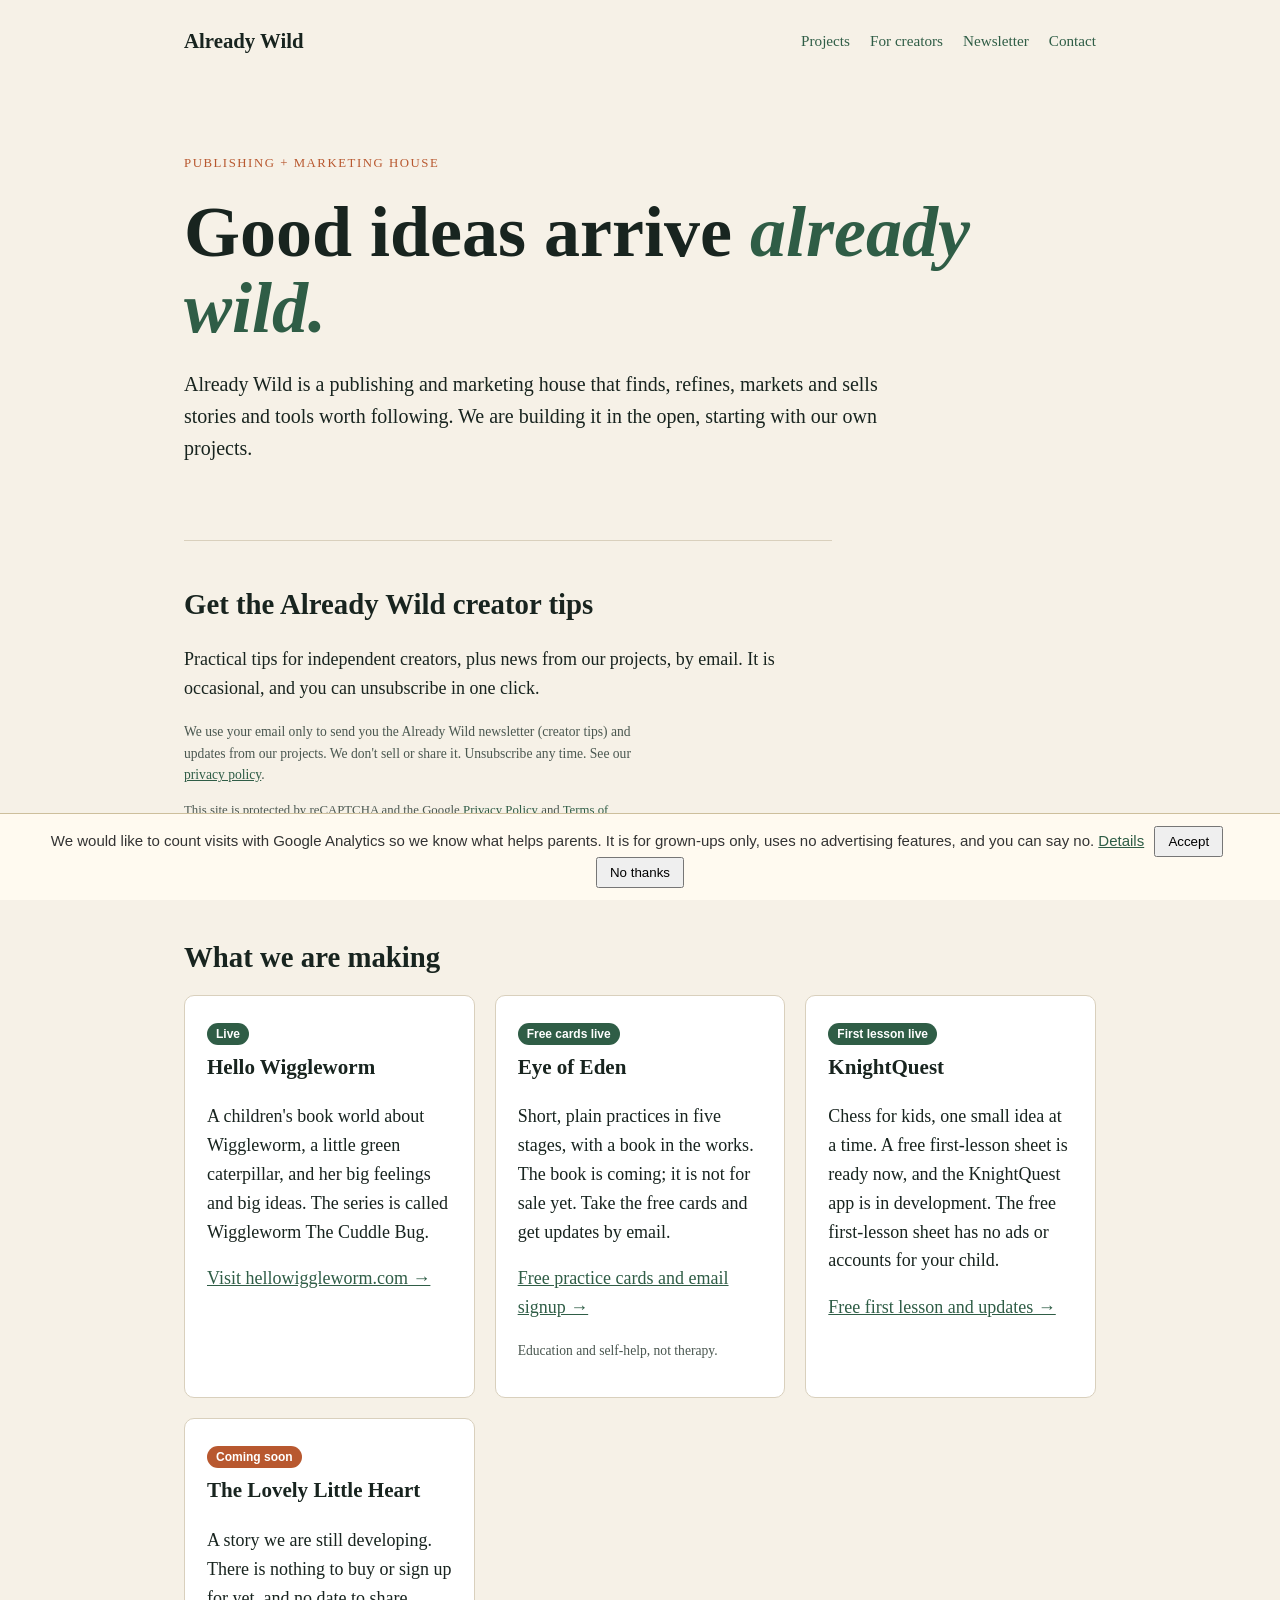
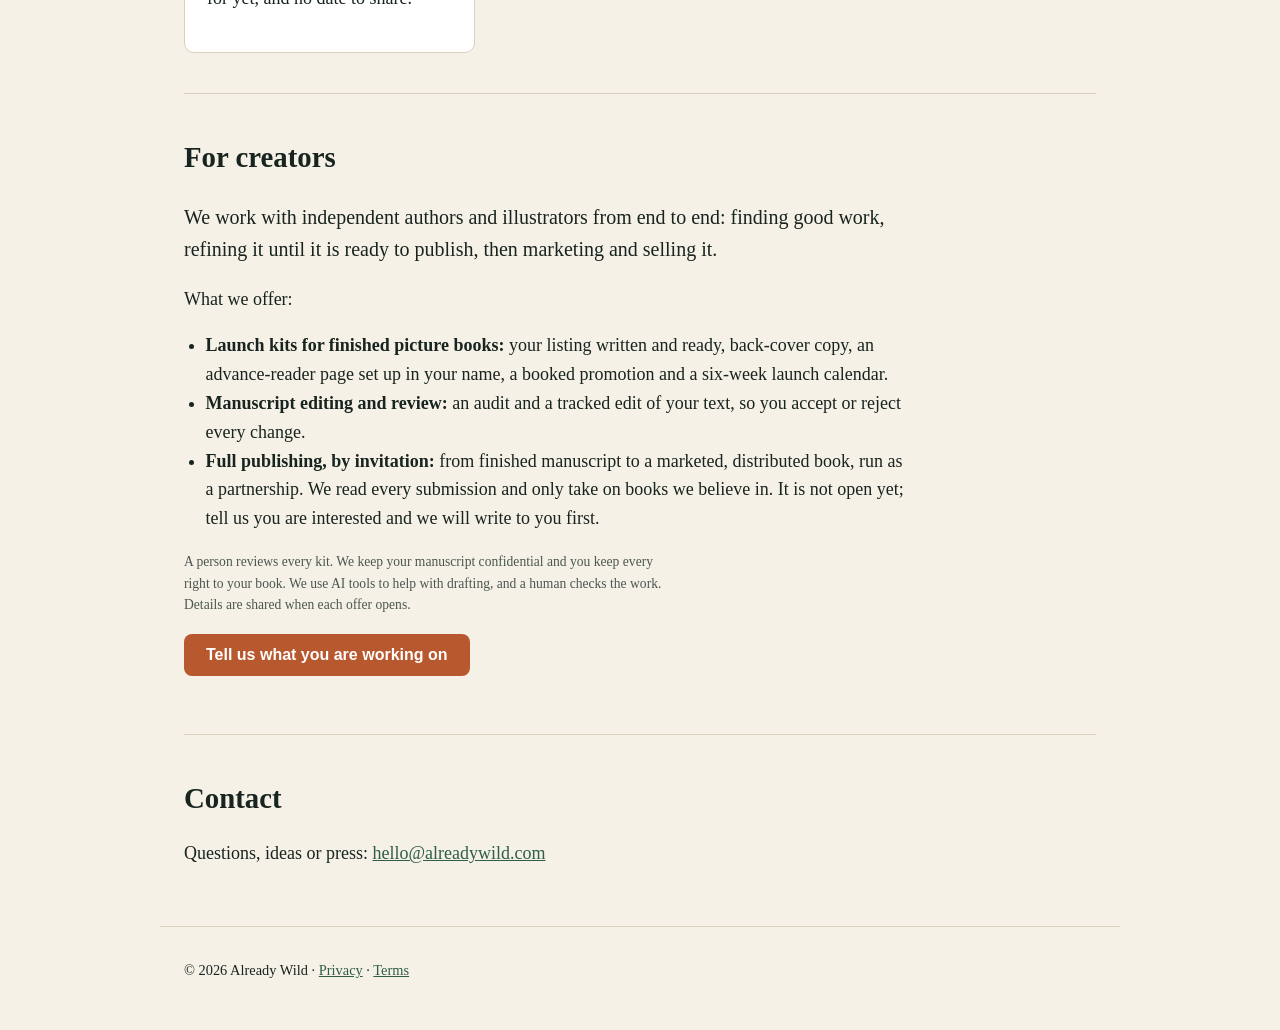
<file: index.html>
<!doctype html>
<html lang="en"><head><meta charset="utf-8"><meta name="viewport" content="width=device-width,initial-scale=1">
<title>Already Wild: a publishing and marketing house</title>
<meta name="description" content="Already Wild is a publishing and marketing house. See what we are making: Wiggleworm, Eye of Eden, KnightQuest and The Lovely Little Heart.">
<!-- Victor words: /srv/studio/projects/writing-workspace/source/conversations/2026-11-20-q0300-alreadywild-site-words.md -->
<link rel="stylesheet" href="styles.css"></head><body>
<header><a class="brand" href="/">Already Wild</a><nav><a href="#projects">Projects</a><a href="#creators">For creators</a><a href="#newsletter">Newsletter</a><a href="#contact">Contact</a></nav></header>
<main>
<section class="hero" style="border:0"><p class="eyebrow">Publishing + marketing house</p>
<h1>Good ideas arrive <em>already wild.</em></h1>
<p class="lead">Already Wild is a publishing and marketing house that finds, refines, markets and sells stories and tools worth following. We are building it in the open, starting with our own projects.</p></section>
<section class="signup" id="newsletter">
<h2>Get the Already Wild creator tips</h2>
<p>Practical tips for independent creators, plus news from our projects, by email. It is occasional, and you can unsubscribe in one click.</p>
<script async src="https://eocampaign1.com/form/3a1c30fe-e52e-11f1-99a8-7330f5b4792b.js" data-form="3a1c30fe-e52e-11f1-99a8-7330f5b4792b"></script>
<p class="small">We use your email only to send you the Already Wild newsletter (creator tips) and updates from our projects. We don't sell or share it. Unsubscribe any time. See our <a href="/privacy/">privacy policy</a>.</p>
<p class="notice">This site is protected by reCAPTCHA and the Google <a href="https://policies.google.com/privacy">Privacy Policy</a> and <a href="https://policies.google.com/terms">Terms of Service</a> apply.</p>
</section>
<section id="projects"><h2>What we are making</h2>
<div class="cards">
<div class="card"><span class="tag">Live</span><h3>Hello Wiggleworm</h3>
<p>A children's book world about Wiggleworm, a little green caterpillar, and her big feelings and big ideas. The series is called Wiggleworm The Cuddle Bug.</p>
<p><a href="https://hellowiggleworm.com">Visit hellowiggleworm.com &rarr;</a></p></div>
<div class="card"><span class="tag">Free cards live</span><h3>Eye of Eden</h3>
<p>Short, plain practices in five stages, with a book in the works. The book is coming; it is not for sale yet. Take the free cards and get updates by email.</p>
<p><a href="/eye-of-eden/">Free practice cards and email signup &rarr;</a></p>
<p class="small">Education and self-help, not therapy.</p></div>
<div class="card"><span class="tag">First lesson live</span><h3>KnightQuest</h3>
<p>Chess for kids, one small idea at a time. A free first-lesson sheet is ready now, and the KnightQuest app is in development. The free first-lesson sheet has no ads or accounts for your child.</p>
<p><a href="/knightquest/">Free first lesson and updates &rarr;</a></p></div>
<div class="card"><span class="tag soon">Coming soon</span><h3>The Lovely Little Heart</h3>
<p>A story we are still developing. There is nothing to buy or sign up for yet, and no date to share.</p></div>
</div></section>
<section id="creators"><h2>For creators</h2>
<p class="lead">We work with independent authors and illustrators from end to end: finding good work, refining it until it is ready to publish, then marketing and selling it.</p>
<p>What we offer:</p>
<ul class="list">
<li><strong>Launch kits for finished picture books:</strong> your listing written and ready, back-cover copy, an advance-reader page set up in your name, a booked promotion and a six-week launch calendar.</li>
<li><strong>Manuscript editing and review:</strong> an audit and a tracked edit of your text, so you accept or reject every change.</li>
<li><strong>Full publishing, by invitation:</strong> from finished manuscript to a marketed, distributed book, run as a partnership. We read every submission and only take on books we believe in. It is not open yet; tell us you are interested and we will write to you first.</li>
</ul>
<p class="small">A person reviews every kit. We keep your manuscript confidential and you keep every right to your book. We use AI tools to help with drafting, and a human checks the work. Details are shared when each offer opens.</p>
<p><a class="btn" href="mailto:hello@alreadywild.com?subject=Already%20Wild%20creator%20interest">Tell us what you are working on</a></p></section>
<section id="contact"><h2>Contact</h2><p>Questions, ideas or press: <a href="mailto:hello@alreadywild.com">hello@alreadywild.com</a></p></section>
</main>
<footer>&copy; 2026 Already Wild · <a href="/privacy/">Privacy</a> · <a href="/terms/">Terms</a></footer>
<script src="assets/analytics.js" defer></script></body></html>
</file>
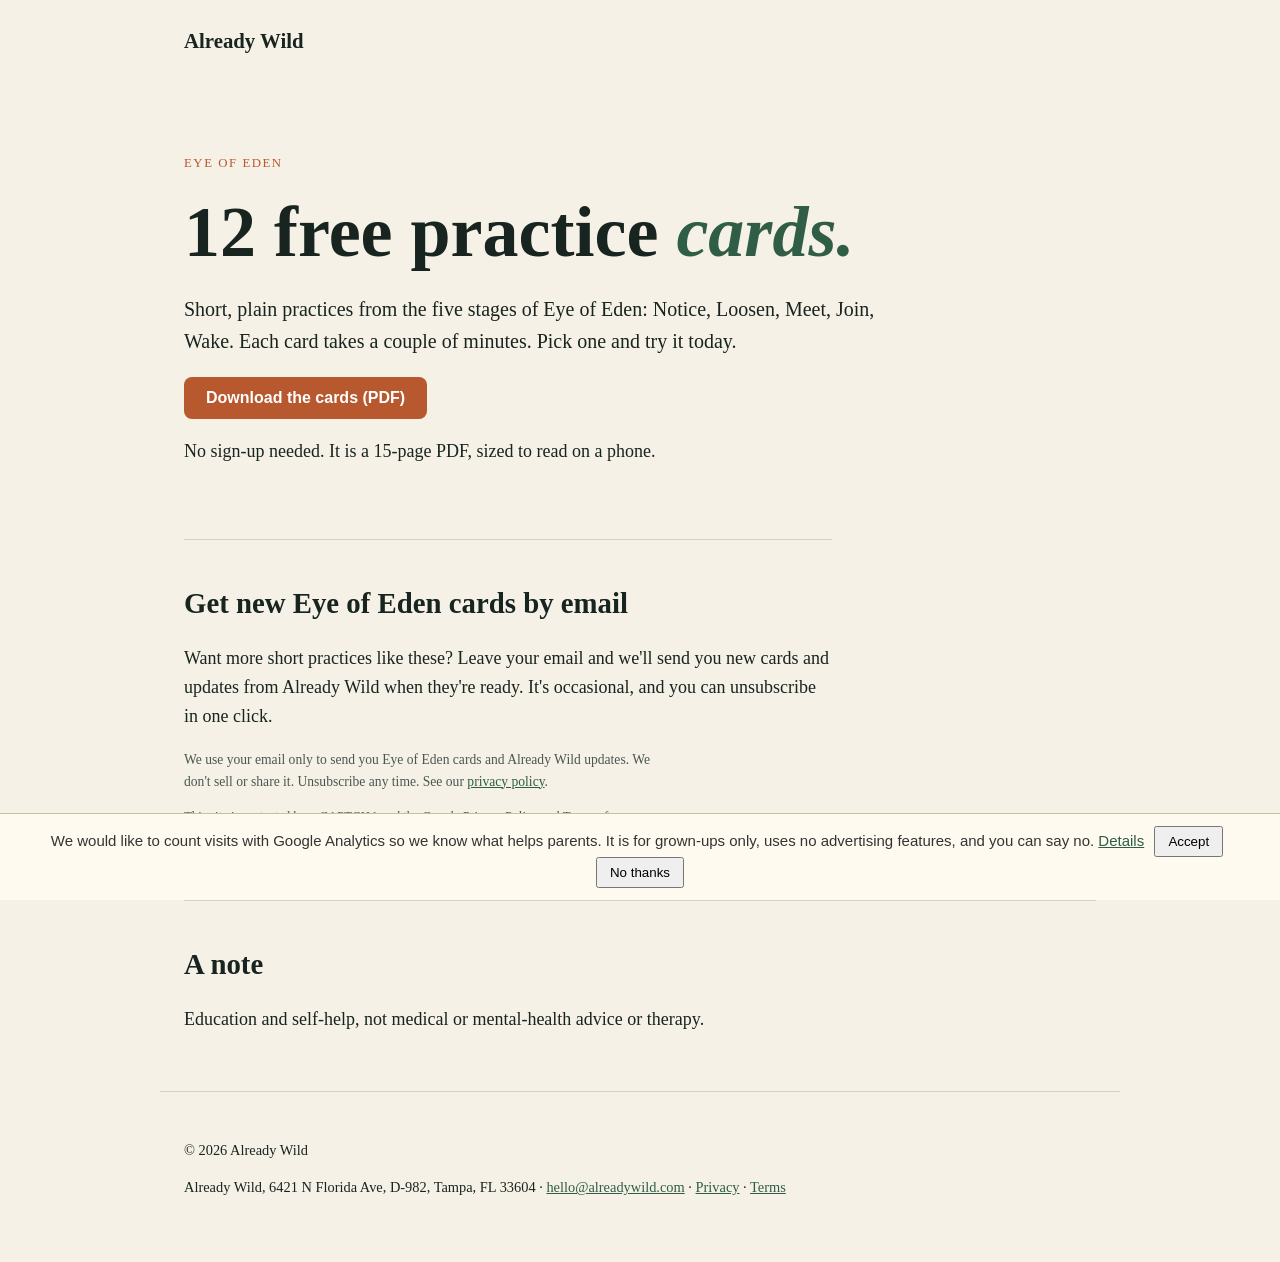
<file: eye-of-eden/index.html>
<!doctype html>
<html lang="en"><head><meta charset="utf-8"><meta name="viewport" content="width=device-width,initial-scale=1">
<title>Eye of Eden: 12 free practice cards</title>
<meta name="description" content="Twelve short, plain practices from Eye of Eden. Free to download.">
<link rel="stylesheet" href="../styles.css"></head><body>
<header><a class="brand" href="/">Already Wild</a></header>
<main>
<section class="hero" style="border:0"><p class="eyebrow">Eye of Eden</p>
<h1>12 free practice <em>cards.</em></h1>
<p class="lead">Short, plain practices from the five stages of Eye of Eden: Notice, Loosen, Meet, Join, Wake. Each card takes a couple of minutes. Pick one and try it today.</p>
<p><a class="btn" href="eye-of-eden-starter-cards.pdf" download>Download the cards (PDF)</a></p>
<p>No sign-up needed. It is a 15-page PDF, sized to read on a phone.</p></section>
<section class="signup" id="signup">
<h2>Get new Eye of Eden cards by email</h2>
<p>Want more short practices like these? Leave your email and we'll send you new cards and updates from Already Wild when they're ready. It's occasional, and you can unsubscribe in one click.</p>
<script async src="https://eocampaign1.com/form/b5c3e752-e4ec-11f1-8361-31d9d2cb969d.js" data-form="b5c3e752-e4ec-11f1-8361-31d9d2cb969d"></script>
<p class="small">We use your email only to send you Eye of Eden cards and Already Wild updates. We don't sell or share it. Unsubscribe any time. See our <a href="/privacy/">privacy policy</a>.</p>
<p class="notice">This site is protected by reCAPTCHA and the Google <a href="https://policies.google.com/privacy">Privacy Policy</a> and <a href="https://policies.google.com/terms">Terms of Service</a> apply.</p>
</section>
<section><h2>A note</h2>
<p>Education and self-help, not medical or mental-health advice or therapy.</p></section>
</main>
<footer><p>© 2026 Already Wild <!-- unconfirmed: existing v02 footer line, unchanged by Q-0292 --></p><p>Already Wild, 6421 N Florida Ave, D-982, Tampa, FL 33604 · <a href="mailto:hello@alreadywild.com">hello@alreadywild.com</a> · <a href="/privacy/">Privacy</a> · <a href="/terms/">Terms</a></p></footer>
<script src="../assets/analytics.js" defer></script></body></html>
</file>
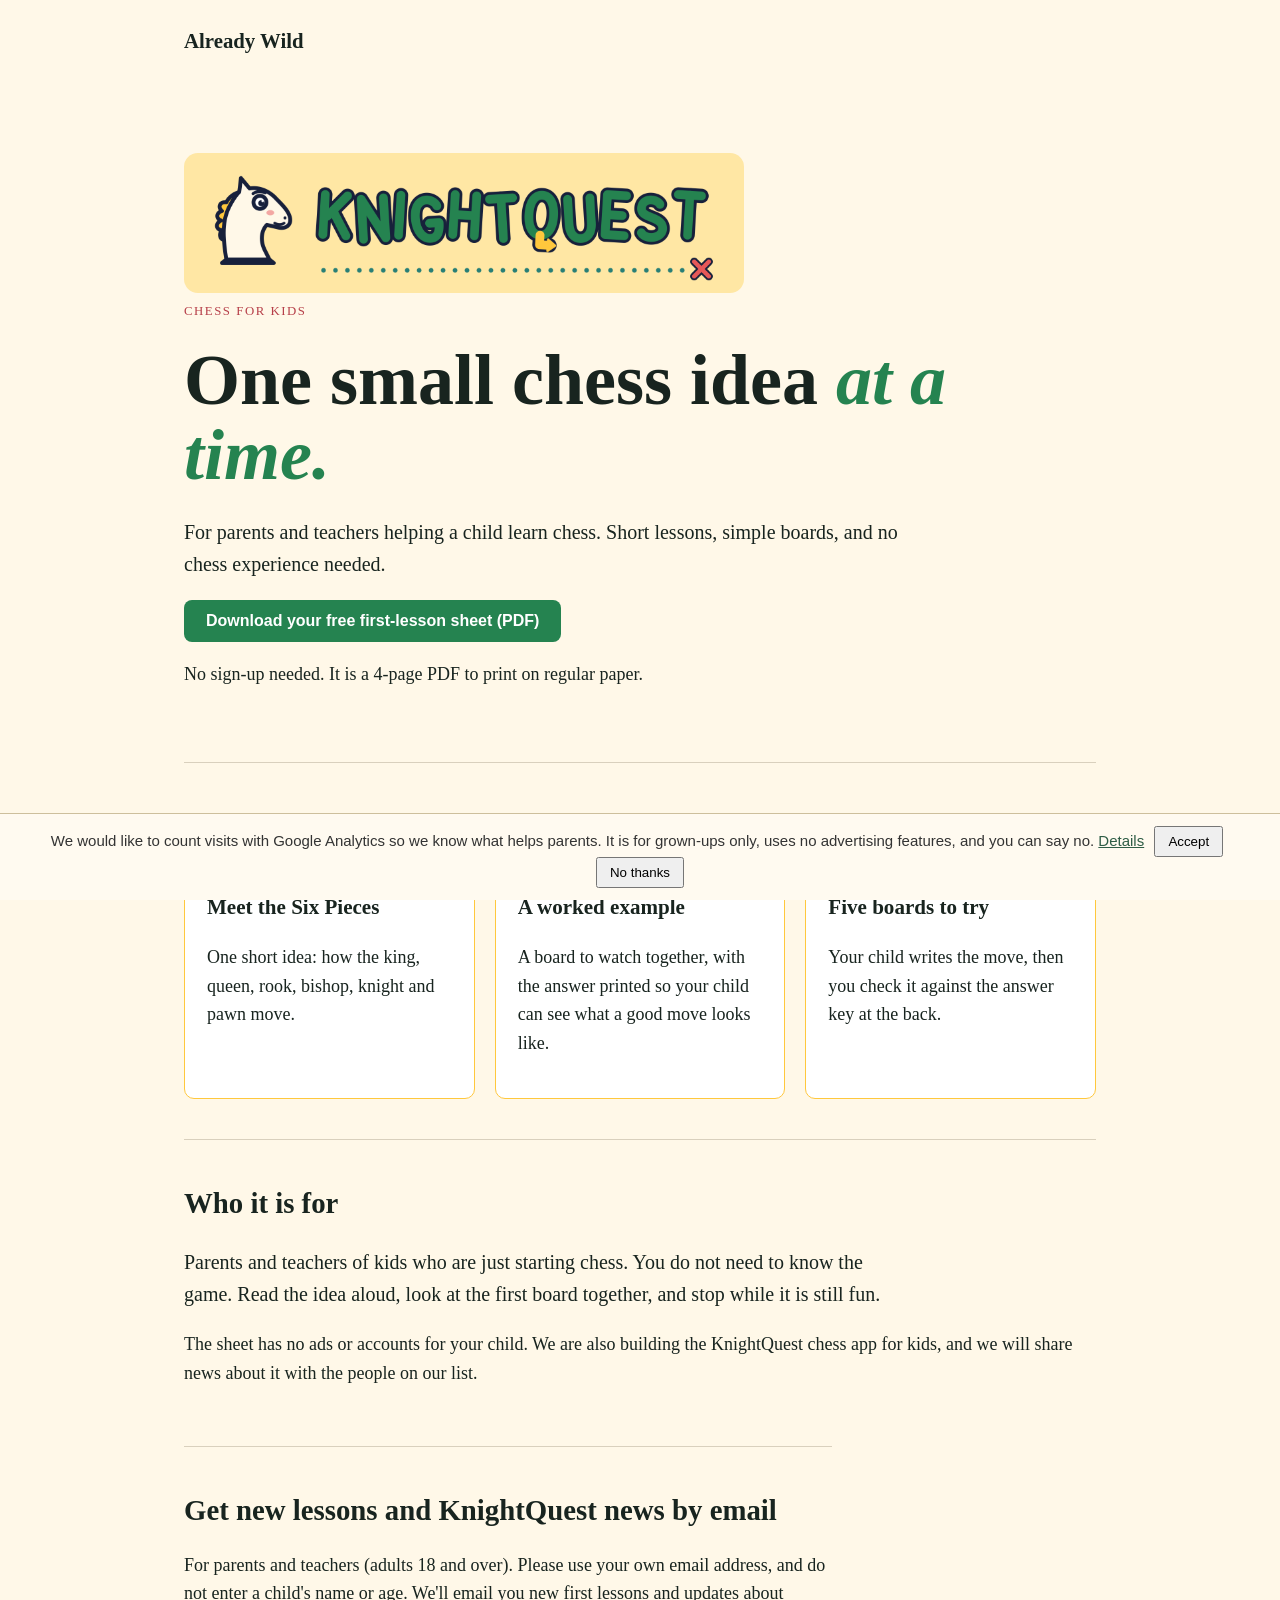
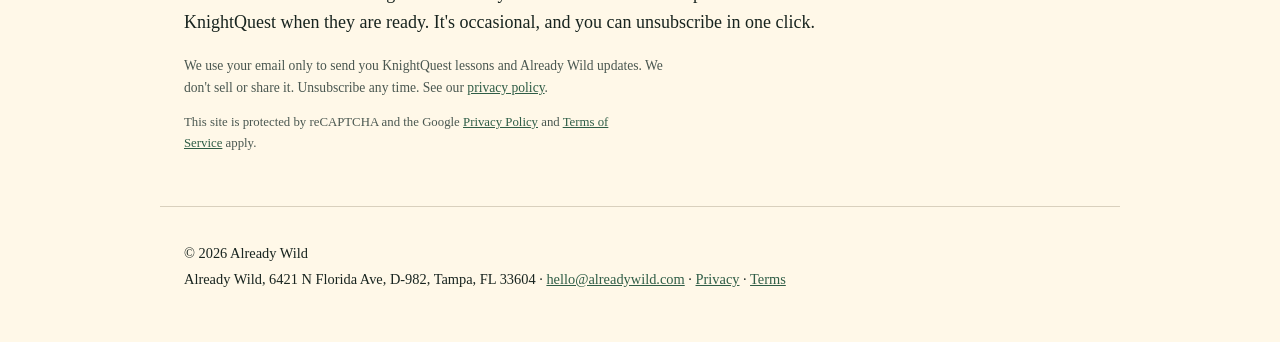
<file: knightquest/index.html>
<!doctype html>
<html lang="en"><head><meta charset="utf-8"><meta name="viewport" content="width=device-width,initial-scale=1">
<title>KnightQuest: a free first chess lesson for kids</title>
<meta name="description" content="Chess for kids, one small idea at a time. A free printable first-lesson sheet for parents and teachers. No chess experience needed.">
<meta property="og:title" content="KnightQuest: a free first chess lesson for kids">
<meta property="og:description" content="A free printable first-lesson sheet for parents and teachers of kids learning chess.">
<meta property="og:image" content="https://alreadywild.com/knightquest/knightquest-lockup.png">
<link rel="stylesheet" href="../styles.css"><link rel="stylesheet" href="knightquest.css"></head><body class="kq">
<header><a class="brand" href="/">Already Wild</a></header>
<main>
<section class="hero" style="border:0"><img class="brandmark" src="knightquest-lockup.png" alt="KnightQuest" width="1686" height="420">
<p class="eyebrow">Chess for kids</p>
<h1>One small chess idea <em>at a time.</em></h1>
<p class="lead">For parents and teachers helping a child learn chess. Short lessons, simple boards, and no chess experience needed.</p>
<p><a class="btn" href="knightquest-free-first-lesson.pdf" download>Download your free first-lesson sheet (PDF)</a></p>
<p>No sign-up needed. It is a 4-page PDF to print on regular paper.</p></section>
<section><h2>What is in the free sheet</h2>
<div class="cards">
<div class="card"><h3>Meet the Six Pieces</h3><p>One short idea: how the king, queen, rook, bishop, knight and pawn move.</p></div>
<div class="card"><h3>A worked example</h3><p>A board to watch together, with the answer printed so your child can see what a good move looks like.</p></div>
<div class="card"><h3>Five boards to try</h3><p>Your child writes the move, then you check it against the answer key at the back.</p></div>
</div></section>
<section><h2>Who it is for</h2>
<p class="lead">Parents and teachers of kids who are just starting chess. You do not need to know the game. Read the idea aloud, look at the first board together, and stop while it is still fun.</p>
<p>The sheet has no ads or accounts for your child. We are also building the KnightQuest chess app for kids, and we will share news about it with the people on our list.</p></section>
<section class="signup" id="signup">
<h2>Get new lessons and KnightQuest news by email</h2>
<p>For parents and teachers (adults 18 and over). Please use your own email address, and do not enter a child's name or age. We'll email you new first lessons and updates about KnightQuest when they are ready. It's occasional, and you can unsubscribe in one click.</p>
<script async src="https://eocampaign1.com/form/f0b6eed6-e505-11f1-95dd-7330f5b4792b.js" data-form="f0b6eed6-e505-11f1-95dd-7330f5b4792b"></script>
<p class="small">We use your email only to send you KnightQuest lessons and Already Wild updates. We don't sell or share it. Unsubscribe any time. See our <a href="/privacy/">privacy policy</a>.</p>
<p class="notice">This site is protected by reCAPTCHA and the Google <a href="https://policies.google.com/privacy">Privacy Policy</a> and <a href="https://policies.google.com/terms">Terms of Service</a> apply.</p>
</section>
</main>
<footer><p>© 2026 Already Wild</p><p>Already Wild, 6421 N Florida Ave, D-982, Tampa, FL 33604 · <a href="mailto:hello@alreadywild.com">hello@alreadywild.com</a> · <a href="/privacy/">Privacy</a> · <a href="/terms/">Terms</a></p></footer>
<script src="../assets/analytics.js" defer></script></body></html>
</file>
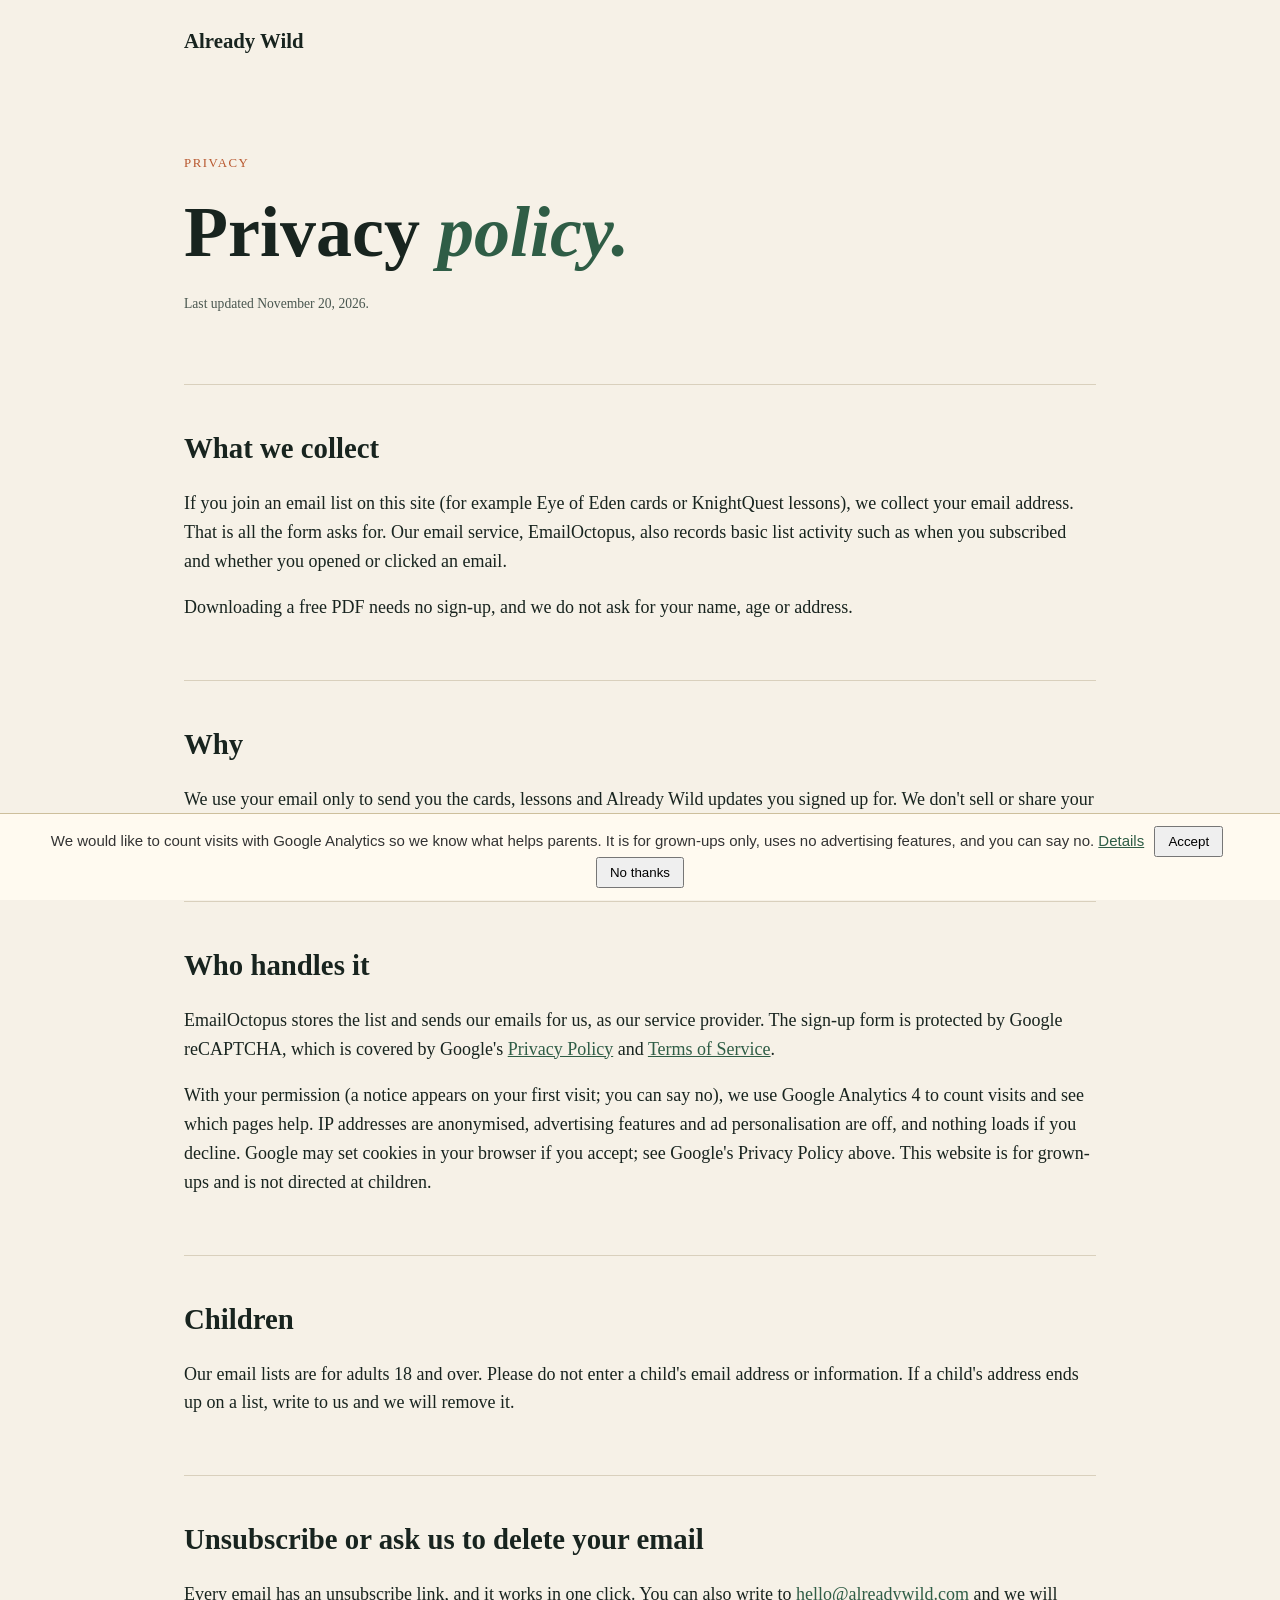
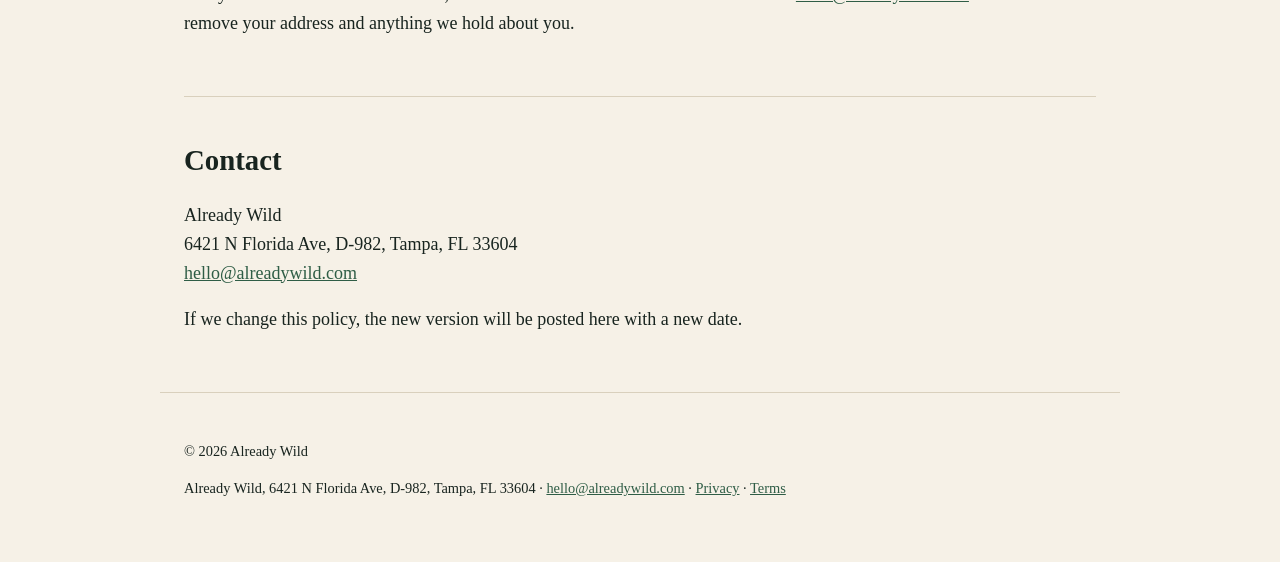
<file: privacy/index.html>
<!doctype html>
<html lang="en"><head><meta charset="utf-8"><meta name="viewport" content="width=device-width,initial-scale=1">
<title>Privacy policy | Already Wild</title>
<meta name="description" content="What Already Wild collects when you join an email list, why, and how to unsubscribe.">
<link rel="stylesheet" href="../styles.css"></head><body>
<header><a class="brand" href="/">Already Wild</a></header>
<main>
<section class="hero" style="border:0"><p class="eyebrow">Privacy</p>
<h1>Privacy <em>policy.</em></h1>
<p class="small">Last updated November 20, 2026.</p></section>
<section><h2>What we collect</h2>
<p>If you join an email list on this site (for example Eye of Eden cards or KnightQuest lessons), we collect your email address. That is all the form asks for. Our email service, EmailOctopus, also records basic list activity such as when you subscribed and whether you opened or clicked an email.</p>
<p>Downloading a free PDF needs no sign-up, and we do not ask for your name, age or address.</p></section>
<section><h2>Why</h2>
<p>We use your email only to send you the cards, lessons and Already Wild updates you signed up for. We don't sell or share your email address.</p></section>
<section><h2>Who handles it</h2>
<p>EmailOctopus stores the list and sends our emails for us, as our service provider. The sign-up form is protected by Google reCAPTCHA, which is covered by Google's <a href="https://policies.google.com/privacy">Privacy Policy</a> and <a href="https://policies.google.com/terms">Terms of Service</a>.</p><p>With your permission (a notice appears on your first visit; you can say no), we use Google Analytics 4 to count visits and see which pages help. IP addresses are anonymised, advertising features and ad personalisation are off, and nothing loads if you decline. Google may set cookies in your browser if you accept; see Google's Privacy Policy above. This website is for grown-ups and is not directed at children.</p></section>
<section><h2>Children</h2>
<p>Our email lists are for adults 18 and over. Please do not enter a child's email address or information. If a child's address ends up on a list, write to us and we will remove it.</p></section>
<section><h2>Unsubscribe or ask us to delete your email</h2>
<p>Every email has an unsubscribe link, and it works in one click. You can also write to <a href="mailto:hello@alreadywild.com">hello@alreadywild.com</a> and we will remove your address and anything we hold about you.</p></section>
<section><h2>Contact</h2>
<p>Already Wild<br>6421 N Florida Ave, D-982, Tampa, FL 33604<br><a href="mailto:hello@alreadywild.com">hello@alreadywild.com</a></p>
<p>If we change this policy, the new version will be posted here with a new date.</p></section>
</main>
<footer><p>© 2026 Already Wild <!-- unconfirmed: existing site footer line, no source cited --></p><p>Already Wild, 6421 N Florida Ave, D-982, Tampa, FL 33604 · <a href="mailto:hello@alreadywild.com">hello@alreadywild.com</a> · <a href="/privacy/">Privacy</a> · <a href="/terms/">Terms</a></p></footer>
<script src="../assets/analytics.js" defer></script></body></html>
</file>
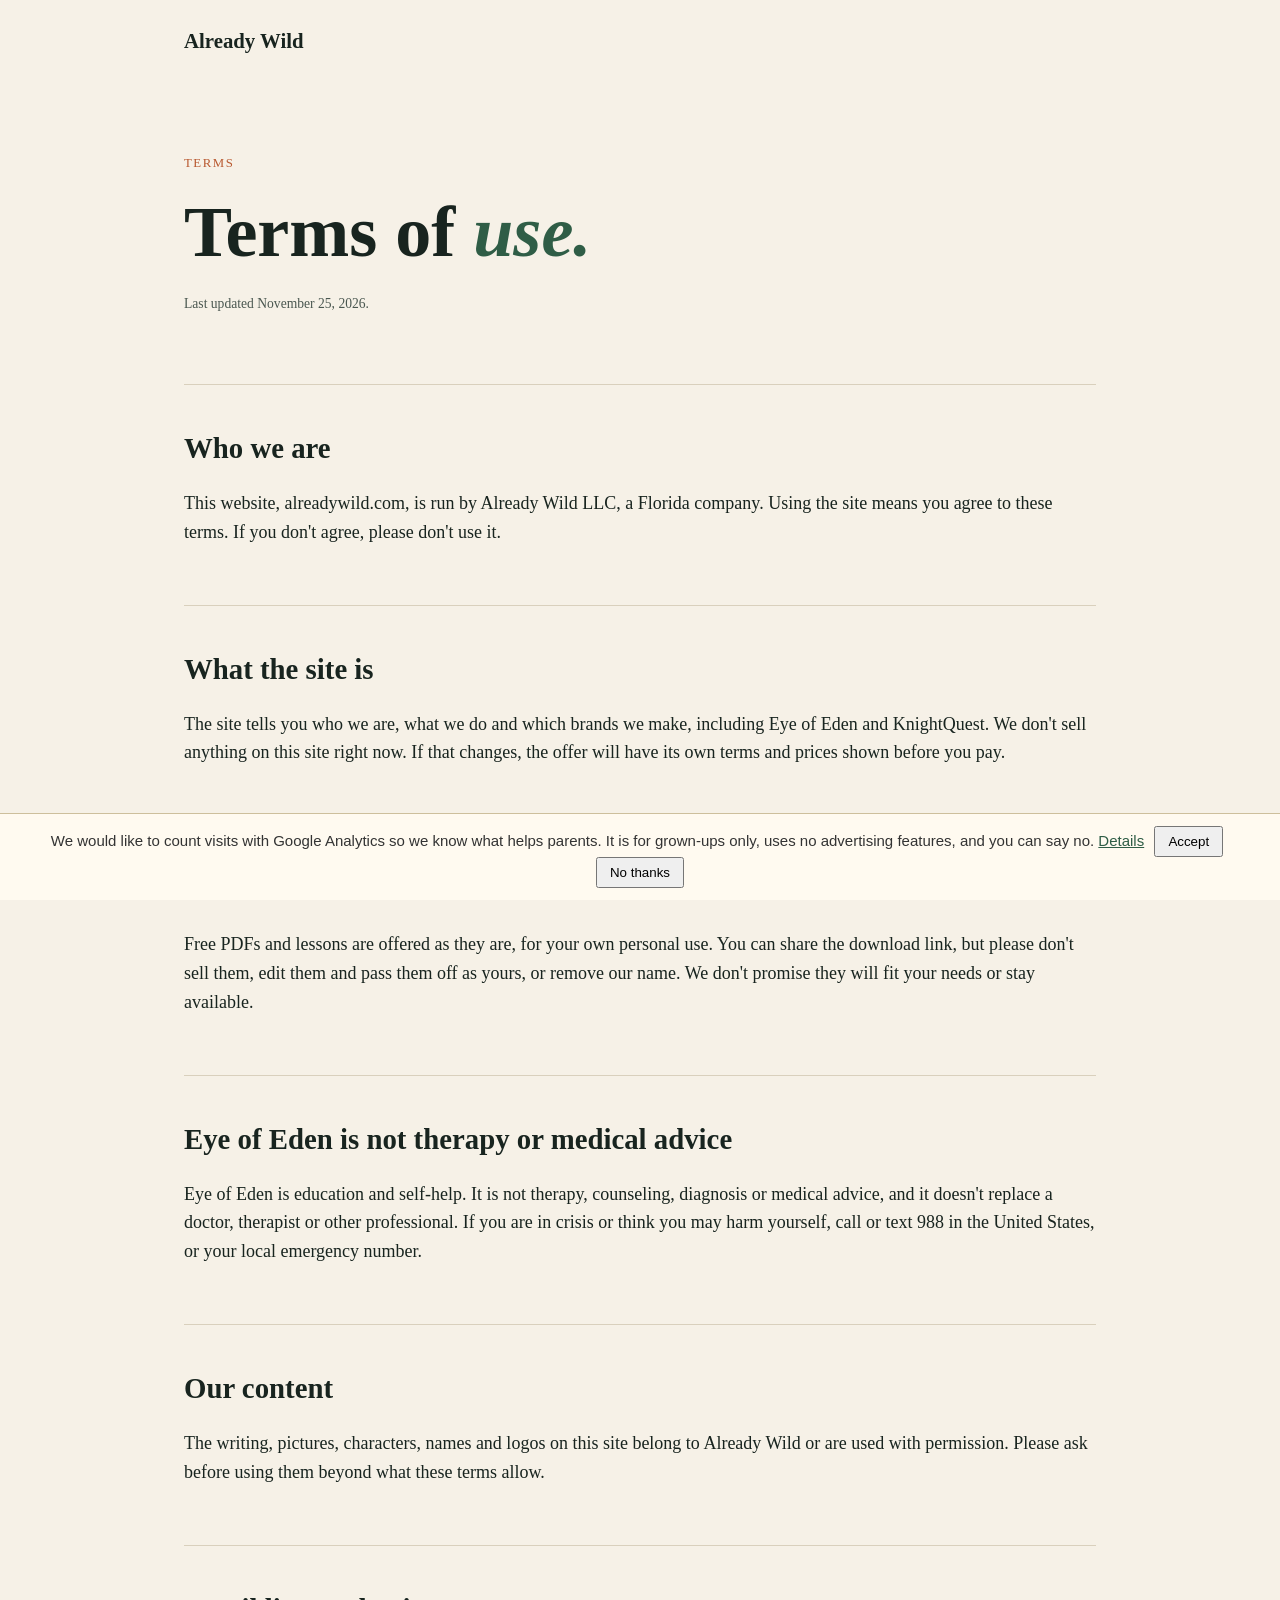
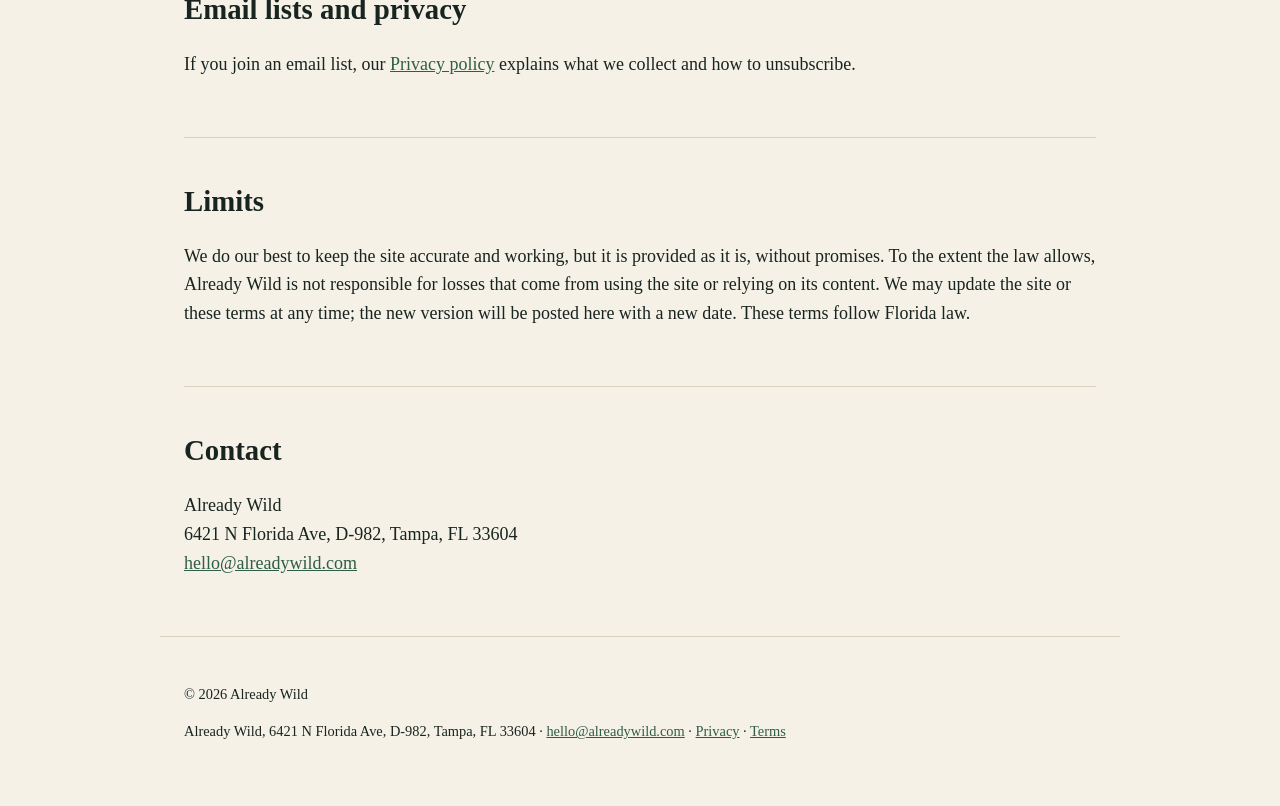
<file: terms/index.html>
<!doctype html>
<html lang="en"><head><meta charset="utf-8"><meta name="viewport" content="width=device-width,initial-scale=1">
<title>Terms of use | Already Wild</title>
<meta name="description" content="The plain-language terms for using the Already Wild website.">
<link rel="stylesheet" href="../styles.css"></head><body>
<header><a class="brand" href="/">Already Wild</a></header>
<main>
<section class="hero" style="border:0"><p class="eyebrow">Terms</p>
<h1>Terms of <em>use.</em></h1>
<p class="small">Last updated November 25, 2026.</p></section>
<section><h2>Who we are</h2>
<p>This website, alreadywild.com, is run by Already Wild LLC, a Florida company. Using the site means you agree to these terms. If you don't agree, please don't use it.</p></section>
<section><h2>What the site is</h2>
<p>The site tells you who we are, what we do and which brands we make, including Eye of Eden and KnightQuest. We don't sell anything on this site right now. If that changes, the offer will have its own terms and prices shown before you pay.</p></section>
<section><h2>Free downloads</h2>
<p>Free PDFs and lessons are offered as they are, for your own personal use. You can share the download link, but please don't sell them, edit them and pass them off as yours, or remove our name. We don't promise they will fit your needs or stay available.</p></section>
<section><h2>Eye of Eden is not therapy or medical advice</h2>
<p>Eye of Eden is education and self-help. It is not therapy, counseling, diagnosis or medical advice, and it doesn't replace a doctor, therapist or other professional. If you are in crisis or think you may harm yourself, call or text 988 in the United States, or your local emergency number.</p></section>
<section><h2>Our content</h2>
<p>The writing, pictures, characters, names and logos on this site belong to Already Wild or are used with permission. Please ask before using them beyond what these terms allow.</p></section>
<section><h2>Email lists and privacy</h2>
<p>If you join an email list, our <a href="/privacy/">Privacy policy</a> explains what we collect and how to unsubscribe.</p></section>
<section><h2>Limits</h2>
<p>We do our best to keep the site accurate and working, but it is provided as it is, without promises. To the extent the law allows, Already Wild is not responsible for losses that come from using the site or relying on its content. We may update the site or these terms at any time; the new version will be posted here with a new date. These terms follow Florida law.</p></section>
<section><h2>Contact</h2>
<p>Already Wild<br>6421 N Florida Ave, D-982, Tampa, FL 33604<br><a href="mailto:hello@alreadywild.com">hello@alreadywild.com</a></p></section>
</main>
<footer><p>&copy; 2026 Already Wild</p><p>Already Wild, 6421 N Florida Ave, D-982, Tampa, FL 33604 · <a href="mailto:hello@alreadywild.com">hello@alreadywild.com</a> · <a href="/privacy/">Privacy</a> · <a href="/terms/">Terms</a></p></footer>
<script src="../assets/analytics.js" defer></script></body></html>
</file>
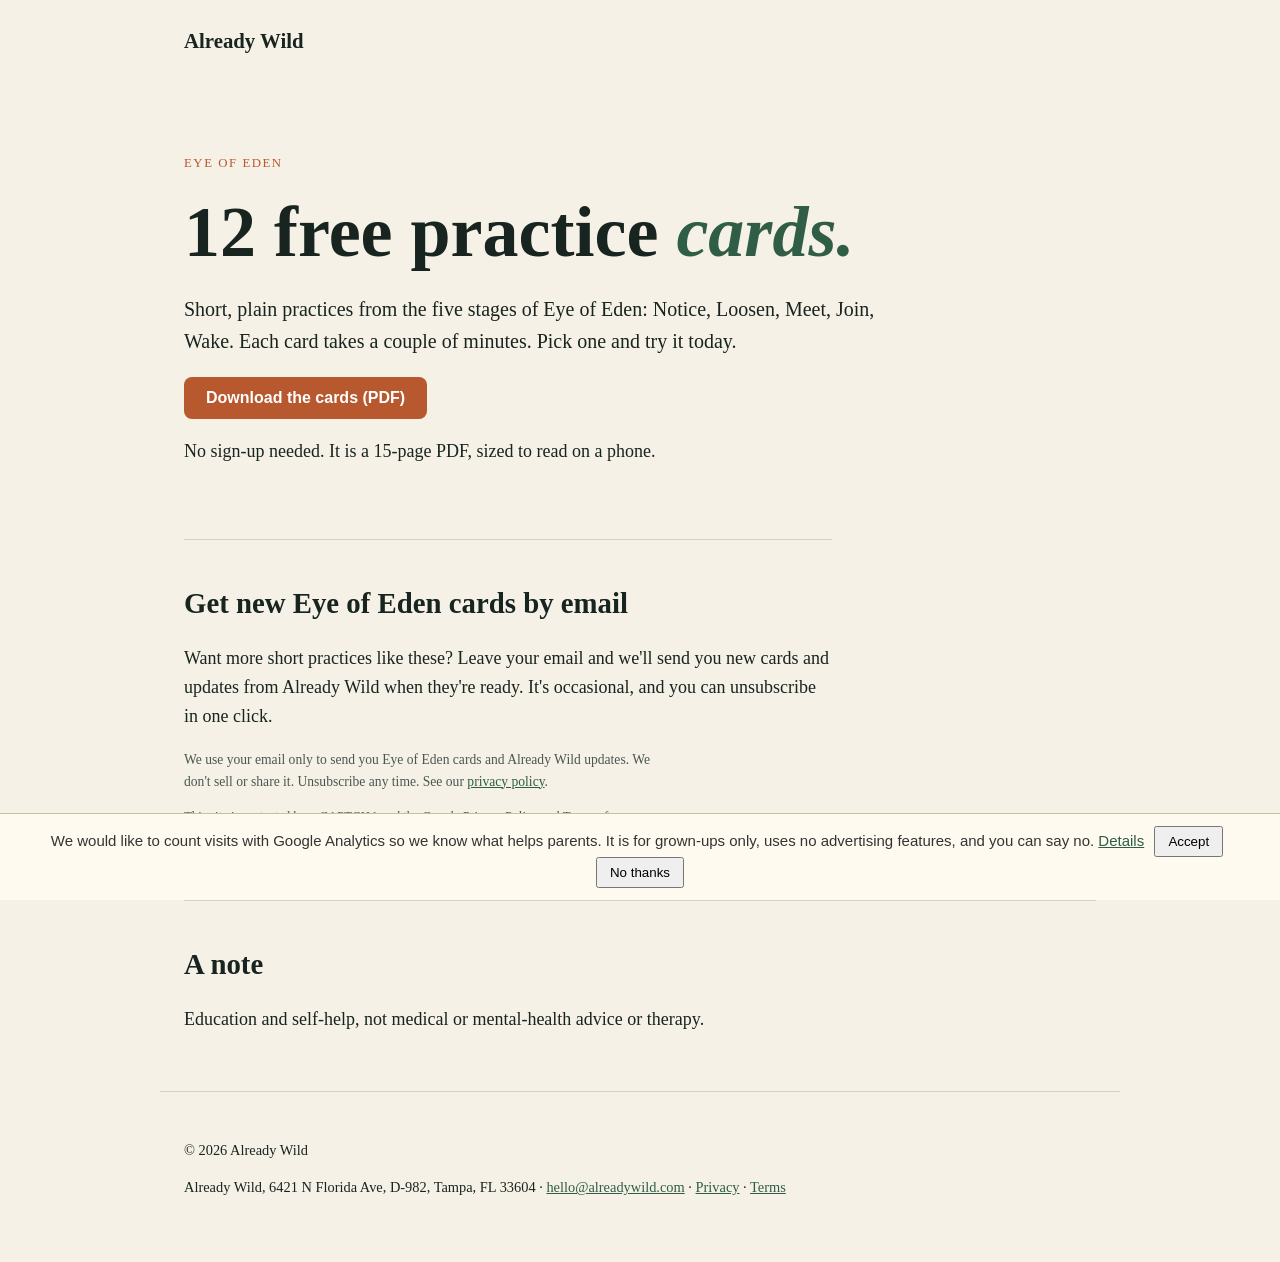
<file: wake/index.html>
<!doctype html>
<html lang="en"><head><meta charset="utf-8"><title>Eye of Eden: 12 free practice cards</title>
<meta http-equiv="refresh" content="0; url=/eye-of-eden/"><link rel="canonical" href="https://alreadywild.com/eye-of-eden/"></head>
<body><p>This page moved: <a href="/eye-of-eden/">Eye of Eden, 12 free practice cards</a>.</p><script src="../assets/analytics.js" defer></script></body></html>
</file>
<file: styles.css>
:root{--ink:#18241f;--paper:#f6f1e7;--moss:#2f5d46;--clay:#b8582f;--line:#d9d0bd}
*{box-sizing:border-box}body{margin:0;font:18px/1.6 Georgia,'Times New Roman',serif;color:var(--ink);background:var(--paper)}
a{color:var(--moss)}header,main,footer{max-width:960px;margin:0 auto;padding:0 24px}
header{display:flex;justify-content:space-between;align-items:center;padding-top:24px;padding-bottom:24px}
.brand{font-weight:700;font-size:1.3rem;text-decoration:none;color:var(--ink)}
nav a{margin-left:20px;text-decoration:none;font-size:.95rem}
.hero{padding:72px 0 56px}.eyebrow{text-transform:uppercase;letter-spacing:.12em;font-size:.8rem;color:var(--clay);margin:0}
h1{font-size:clamp(2.4rem,7vw,4.5rem);line-height:1.05;margin:.3em 0}h1 em{color:var(--moss)}
h2{font-size:1.8rem;margin:0 0 .5em}section{padding:40px 0;border-top:1px solid var(--line)}
.lead{font-size:1.25rem;max-width:36em}
.cards{display:grid;grid-template-columns:repeat(auto-fit,minmax(260px,1fr));gap:20px}
.card{background:#fff;border:1px solid var(--line);border-radius:10px;padding:22px}
.card h3{margin:.2em 0}.tag{display:inline-block;font:600 .75rem/1 sans-serif;background:var(--moss);color:#fff;padding:5px 9px;border-radius:99px}
.btn{display:inline-block;background:var(--clay);color:#fff;padding:12px 22px;border-radius:8px;text-decoration:none;font:600 1rem sans-serif}
footer{padding-top:32px;padding-bottom:48px;border-top:1px solid var(--line);font-size:.9rem}
@media(max-width:560px){header{flex-direction:column;gap:8px}nav a{margin:0 10px}}
.small{font-size:.85rem;color:#4a5750;max-width:36em}.signup{max-width:36em}
/* Eye of Eden signup: EmailOctopus form in brand colours, aligned with the text (GM 11-20) */
.signup .form-container{margin-left:0!important;padding-left:0!important}
.signup .emailoctopus-form-row{margin-left:0!important}
.signup input.btn-primary{background:var(--clay)!important;border-color:var(--clay)!important;color:#fff!important;font:600 1rem sans-serif!important;border-radius:8px!important;margin-left:0!important}
.signup input.btn-primary:hover{filter:brightness(.92)}
.signup .form-control{border-radius:8px!important}
.signup input.btn-primary,.signup .form-control{height:42px!important;margin-top:0!important;margin-bottom:0!important;padding-top:0!important;padding-bottom:0!important}
.signup .emailoctopus-form-row,.signup .main-form>div{margin-top:0!important;align-items:center!important}
.signup .main-form{align-items:flex-start!important}
.cards .card .tag.soon{background:#b8582f}
.card .more{margin-top:auto}
.list{max-width:40em;padding-left:1.2em}
.notice{font-size:.8rem;color:#4a5750;max-width:36em}
</file>
<file: knightquest/knightquest.css>
body.kq{background:#fff8e8}
.kq .brandmark{max-width:min(560px,100%);height:auto;display:block;border-radius:14px;margin:0 0 8px}
.kq .eyebrow{color:#b63e48}.kq h1 em{color:#258350}
.kq .btn{background:#258350}.kq .tag{background:#258350}
.kq .card{border-color:#ffc83d}
.kq .signup input.btn-primary{background:#258350!important;border-color:#258350!important}
.kq .notice{font-size:.8rem;color:#4a5750;max-width:36em}
.kq footer p{margin:.2em 0}
</file>
